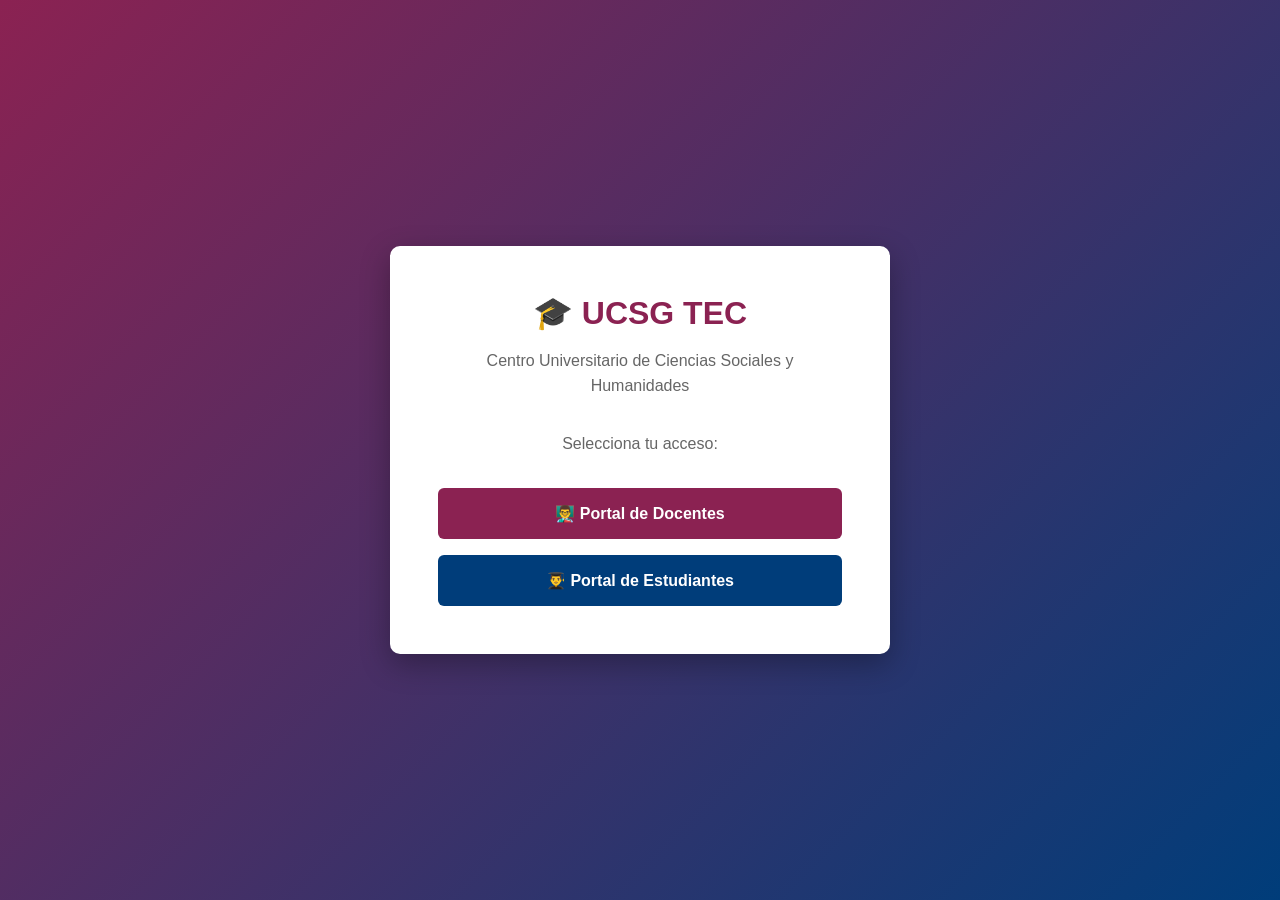
<file: index.html>
<!DOCTYPE html>
<html lang="es">
<head>
    <meta charset="UTF-8">
    <meta name="viewport" content="width=device-width, initial-scale=1.0">
    <title>UCSG TEC - Portal</title>
    <style>
        * {
            margin: 0;
            padding: 0;
            box-sizing: border-box;
        }
        body {
            font-family: 'Segoe UI', Tahoma, Geneva, Verdana, sans-serif;
            background: linear-gradient(135deg, #8B2252 0%, #003D7A 100%);
            min-height: 100vh;
            display: flex;
            justify-content: center;
            align-items: center;
        }
        .container {
            text-align: center;
            background: white;
            padding: 3rem;
            border-radius: 10px;
            box-shadow: 0 10px 30px rgba(0, 0, 0, 0.3);
            max-width: 500px;
        }
        h1 {
            color: #8B2252;
            margin-bottom: 1rem;
        }
        p {
            color: #666;
            margin-bottom: 2rem;
            line-height: 1.6;
        }
        .buttons {
            display: flex;
            flex-direction: column;
            gap: 1rem;
        }
        a {
            padding: 1rem;
            border-radius: 6px;
            text-decoration: none;
            font-weight: 600;
            transition: all 0.3s;
            display: inline-block;
        }
        .btn-docentes {
            background: #8B2252;
            color: white;
        }
        .btn-docentes:hover {
            background: #6d1a41;
            transform: translateY(-2px);
        }
        .btn-estudiantes {
            background: #003D7A;
            color: white;
        }
        .btn-estudiantes:hover {
            background: #002d5d;
            transform: translateY(-2px);
        }
    </style>
</head>
<body>
    <div class="container">
        <h1>🎓 UCSG TEC</h1>
        <p>Centro Universitario de Ciencias Sociales y Humanidades</p>
        <p>Selecciona tu acceso:</p>
        <div class="buttons">
            <a href="https://cbermude2.github.io/UCSG-TEC/docentes/" class="btn-docentes">👨‍🏫 Portal de Docentes</a>
            <a href="https://cbermude2.github.io/UCSG-TEC/estudiantes/" class="btn-estudiantes">👨‍🎓 Portal de Estudiantes</a>
        </div>
    </div>
</body>
</html>
</file>
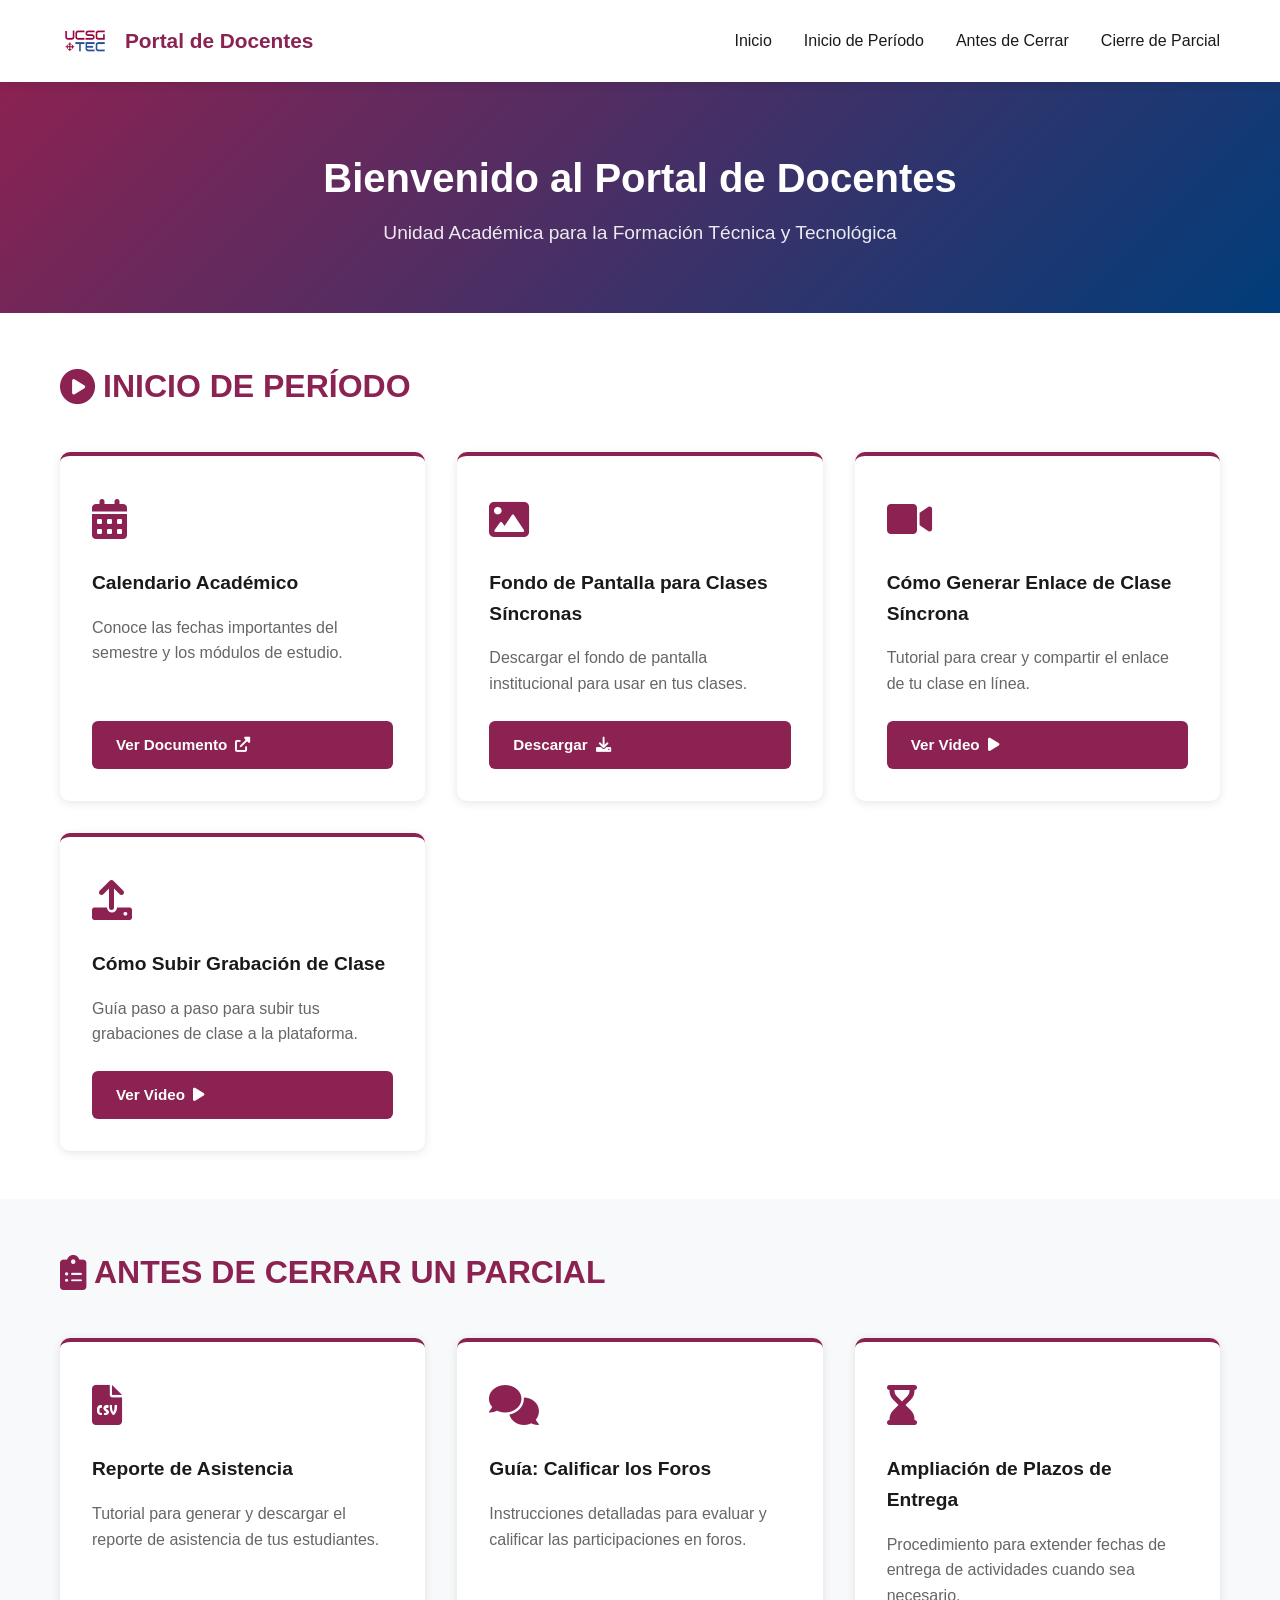
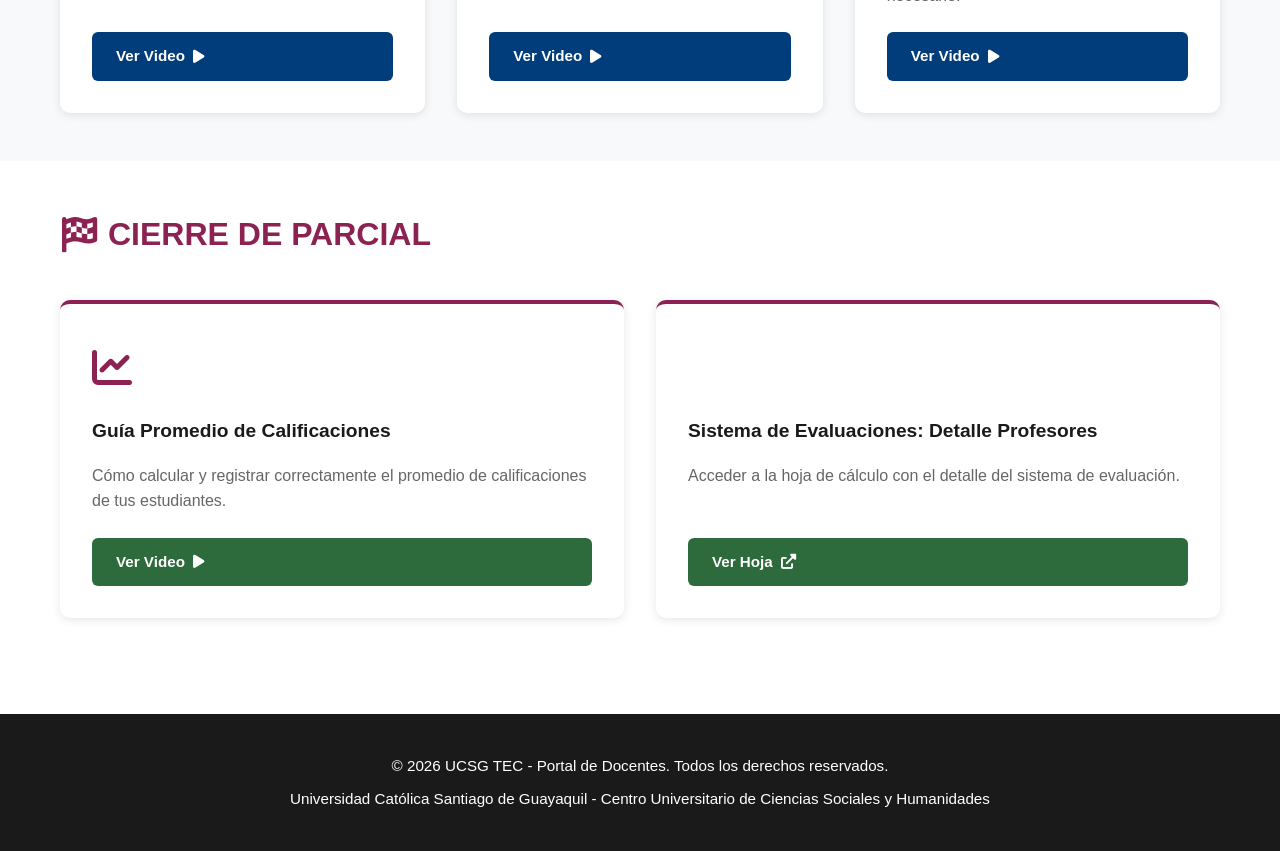
<file: docentes/index.html>
<!DOCTYPE html>
<html lang="es">
<head>
    <meta charset="UTF-8">
    <meta name="viewport" content="width=device-width, initial-scale=1.0">
    <title>Portal de Docentes - UCSG TEC</title>
    <link rel="stylesheet" href="styles.css">
    <link rel="stylesheet" href="https://cdnjs.cloudflare.com/ajax/libs/font-awesome/6.0.0/css/all.min.css">
</head>
<body>
    <!-- Navbar -->
    <nav class="navbar">
        <div class="container">
            <div class="logo-container">
                <img src="images/logo-ucsg-tec.png" alt="UCSG TEC" class="logo">
                <span class="site-title">Portal de Docentes</span>
            </div>
            <ul class="nav-links">
                <li><a href="#inicio" class="active">Inicio</a></li>
                <li><a href="#inicio-periodo">Inicio de Período</a></li>
                <li><a href="#antes-cerrar">Antes de Cerrar</a></li>
                <li><a href="#cierre">Cierre de Parcial</a></li>
            </ul>
        </div>
    </nav>

    <!-- Header -->
    <header class="header" id="inicio">
        <div class="header-content">
            <h1>Bienvenido al Portal de Docentes</h1>
            <p>Unidad Académica para la Formación Técnica y Tecnológica</p>
        </div>
    </header>


    <!-- Inicio de Período -->
    <section class="section" id="inicio-periodo">
        <div class="container">
            <h2><i class="fas fa-play-circle"></i> INICIO DE PERÍODO</h2>
            <div class="cards-grid">
                <div class="resource-card">
                    <div class="card-icon">
                        <i class="fas fa-calendar-alt"></i>
                    </div>
                    <h3>Calendario Académico</h3>
                    <p>Conoce las fechas importantes del semestre y los módulos de estudio.</p>                     
                    <a href="images/calendario-academico.jpg" target="_blank" class="btn btn-primary">
                        Ver Documento <i class="fas fa-external-link-alt"></i>
                    </a>
                </div>

                <div class="resource-card">
                    <div class="card-icon">
                        <i class="fas fa-image"></i>
                    </div>
                    <h3>Fondo de Pantalla para Clases Síncronas</h3>
                    <p>Descargar el fondo de pantalla institucional para usar en tus clases.</p>
                    <a href="https://cuucsgedu-my.sharepoint.com/:i:/g/personal/christian_bermudez_cu_ucsg_edu_ec/IQBFROqdJHIFRJ8rioKZtyW1AbkVWmYrNzjRf2Qk23kYxXo?e=AhgBGc" target="_blank" class="btn btn-primary">
                        Descargar <i class="fas fa-download"></i>
                    </a>
                </div>

                <div class="resource-card">
                    <div class="card-icon">
                        <i class="fas fa-video"></i>
                    </div>
                    <h3>Cómo Generar Enlace de Clase Síncrona</h3>
                    <p>Tutorial para crear y compartir el enlace de tu clase en línea.</p>
                    <a href="https://cuucsgedu-my.sharepoint.com/:v:/g/personal/christian_bermudez_cu_ucsg_edu_ec/IQAByCn66xaURrwQQkApdXlGAfFbKw0tPvkqswINqdZjugo?nav=eyJyZWZlcnJhbEluZm8iOnsicmVmZXJyYWxBcHAiOiJTdHJlYW1XZWJBcHAiLCJyZWZlcnJhbFZpZXciOiJTaGFyZURpYWxvZy1MaW5rIiwicmVmZXJyYWxBcHBQbGF0Zm9ybSI6IldlYiIsInJlZmVycmFsTW9kZSI6InZpZXcifX0%3D&e=hqoQyh" target="_blank" class="btn btn-primary">
                        Ver Video <i class="fas fa-play"></i>
                    </a>
                </div>

                <div class="resource-card">
                    <div class="card-icon">
                        <i class="fas fa-upload"></i>
                    </div>
                    <h3>Cómo Subir Grabación de Clase</h3>
                    <p>Guía paso a paso para subir tus grabaciones de clase a la plataforma.</p>
                    <a href="https://cuucsgedu-my.sharepoint.com/:v:/g/personal/christian_bermudez_cu_ucsg_edu_ec/IQCEG_sy4UA5Sbl-6DcnPnOuAXQRNcxC7ku3k_LjiCiHcYc?e=dAaG02&nav=eyJyZWZlcnJhbEluZm8iOnsicmVmZXJyYWxBcHAiOiJTdHJlYW1XZWJBcHAiLCJyZWZlcnJhbFZpZXciOiJTaGFyZURpYWxvZy1MaW5rIiwicmVmZXJyYWxBcHBQbGF0Zm9ybSI6IldlYiIsInJlZmVycmFsTW9kZSI6InZpZXcifX0%3D" target="_blank" class="btn btn-primary">
                        Ver Video <i class="fas fa-play"></i>
                    </a>
                </div>
            </div>
        </div>
    </section>

    <!-- Antes de Cerrar un Parcial -->
    <section class="section alt" id="antes-cerrar">
        <div class="container">
            <h2><i class="fas fa-clipboard-list"></i> ANTES DE CERRAR UN PARCIAL</h2>
            <div class="cards-grid">
                <div class="resource-card">
                    <div class="card-icon">
                        <i class="fas fa-file-csv"></i>
                    </div>
                    <h3>Reporte de Asistencia</h3>
                    <p>Tutorial para generar y descargar el reporte de asistencia de tus estudiantes.</p>
                    <a href="https://cuucsgedu-my.sharepoint.com/:v:/g/personal/christian_bermudez_cu_ucsg_edu_ec/IQDmr5gFNQN9TbDc-Ff7OJR5AdYBbNuzuWuGczgY9Ui_RTA?e=DmezH2&nav=eyJyZWZlcnJhbEluZm8iOnsicmVmZXJyYWxBcHAiOiJTdHJlYW1XZWJBcHAiLCJyZWZlcnJhbFZpZXciOiJTaGFyZURpYWxvZy1MaW5rIiwicmVmZXJyYWxBcHBQbGF0Zm9ybSI6IldlYiIsInJlZmVycmFsTW9kZSI6InZpZXcifX0%3D" target="_blank" class="btn btn-secondary">
                        Ver Video <i class="fas fa-play"></i>
                    </a>
                </div>

                <div class="resource-card">
                    <div class="card-icon">
                        <i class="fas fa-comments"></i>
                    </div>
                    <h3>Guía: Calificar los Foros</h3>
                    <p>Instrucciones detalladas para evaluar y calificar las participaciones en foros.</p>
                    <a href="https://cuucsgedu-my.sharepoint.com/:v:/g/personal/christian_bermudez_cu_ucsg_edu_ec/IQAzZzA227y_Q6_oq9_yuWXYASETdOuoSM91Fjq828QZKi8?e=IZtrn1&nav=eyJyZWZlcnJhbEluZm8iOnsicmVmZXJyYWxBcHAiOiJTdHJlYW1XZWJBcHAiLCJyZWZlcnJhbFZpZXciOiJTaGFyZURpYWxvZy1MaW5rIiwicmVmZXJyYWxBcHBQbGF0Zm9ybSI6IldlYiIsInJlZmVycmFsTW9kZSI6InZpZXcifX0%3D" target="_blank" class="btn btn-secondary">
                        Ver Video <i class="fas fa-play"></i>
                    </a>
                </div>

                <div class="resource-card">
                    <div class="card-icon">
                        <i class="fas fa-hourglass-end"></i>
                    </div>
                    <h3>Ampliación de Plazos de Entrega</h3>
                    <p>Procedimiento para extender fechas de entrega de actividades cuando sea necesario.</p>
                    <a href="https://cuucsgedu-my.sharepoint.com/:v:/g/personal/christian_bermudez_cu_ucsg_edu_ec/IQDIsYyQFAdDT70GzPZnitXLATB3H1hSJHb5r6Dot0bxQoU?e=PdCDEA&nav=eyJyZWZlcnJhbEluZm8iOnsicmVmZXJyYWxBcHAiOiJTdHJlYW1XZWJBcHAiLCJyZWZlcnJhbFZpZXciOiJTaGFyZURpYWxvZy1MaW5rIiwicmVmZXJyYWxBcHBQbGF0Zm9ybSI6IldlYiIsInJlZmVycmFsTW9kZSI6InZpZXcifX0%3D" target="_blank" class="btn btn-secondary">
                        Ver Video <i class="fas fa-play"></i>
                    </a>
                </div>
            </div>
        </div>
    </section>

    <!-- Cierre de Parcial -->
    <section class="section" id="cierre">
        <div class="container">
            <h2><i class="fas fa-flag-checkered"></i> CIERRE DE PARCIAL</h2>
            <div class="cards-grid">
                <div class="resource-card">
                    <div class="card-icon">
                        <i class="fas fa-chart-line"></i>
                    </div>
                    <h3>Guía Promedio de Calificaciones</h3>
                    <p>Cómo calcular y registrar correctamente el promedio de calificaciones de tus estudiantes.</p>
                    <a href="https://cuucsgedu-my.sharepoint.com/:v:/g/personal/christian_bermudez_cu_ucsg_edu_ec/IQAmXODbtNQjTZfFyE1CnqTIATy2L_O8jd3ztq7BQWwSVFs?e=jElQQV&nav=eyJyZWZlcnJhbEluZm8iOnsicmVmZXJyYWxBcHAiOiJTdHJlYW1XZWJBcHAiLCJyZWZlcnJhbFZpZXciOiJTaGFyZURpYWxvZy1MaW5rIiwicmVmZXJyYWxBcHBQbGF0Zm9ybSI6IldlYiIsInJlZmVycmFsTW9kZSI6InZpZXcifX0%3D" target="_blank" class="btn btn-success">
                        Ver Video <i class="fas fa-play"></i>
                    </a>
                </div>

                <div class="resource-card">
                    <div class="card-icon">
                        <i class="fas fa-spreadsheet"></i>
                    </div>
                    <h3>Sistema de Evaluaciones: Detalle Profesores</h3>
                    <p>Acceder a la hoja de cálculo con el detalle del sistema de evaluación.</p>
                    <a href="https://cuucsgedu-my.sharepoint.com/:x:/g/personal/christian_bermudez_cu_ucsg_edu_ec/IQDbAEEq4yaETKw9943fNK03AU5J6v2WYhhhJ-WToVlhCuA?e=niOO6Q" target="_blank" class="btn btn-success">
                        Ver Hoja <i class="fas fa-external-link-alt"></i>
                    </a>
                </div>
            </div>
        </div>
    </section>

    <!-- Footer -->
    <footer class="footer">
        <div class="container">
            <p>&copy; 2026 UCSG TEC - Portal de Docentes. Todos los derechos reservados.</p>
            <p>Universidad Católica Santiago de Guayaquil - Centro Universitario de Ciencias Sociales y Humanidades</p>
        </div>
    </footer>

    <script src="script.js"></script>
</body>
</html>
</file>
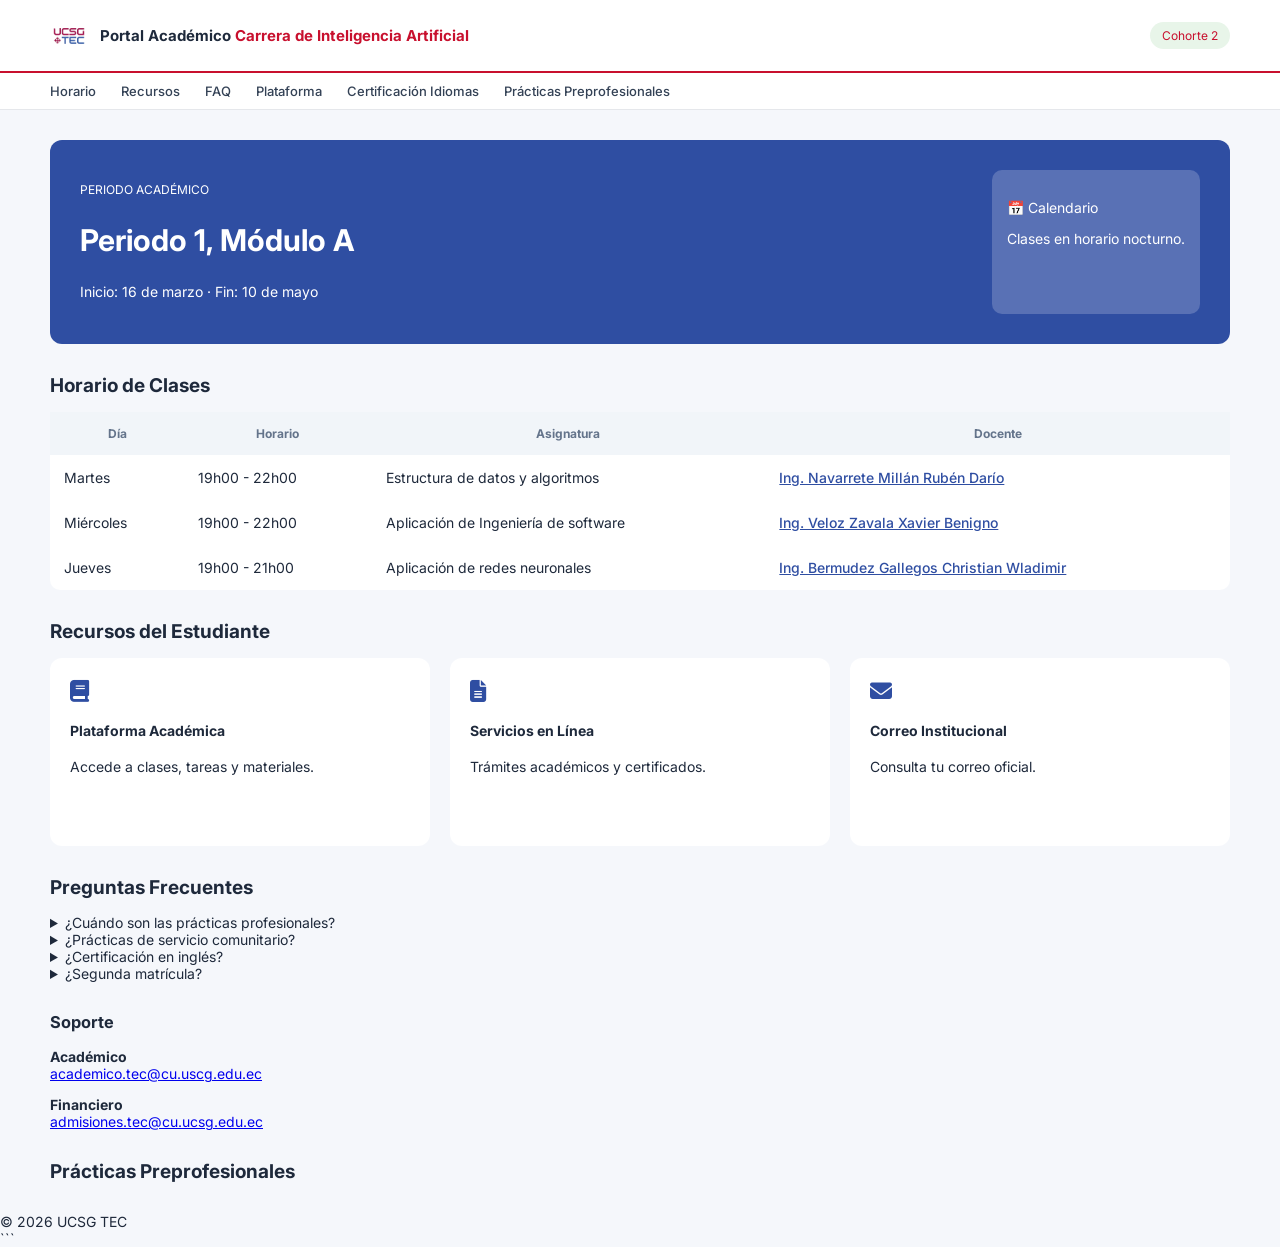
<file: estudiantes/index.html>
<!DOCTYPE html>
<html lang="es">
<head>
<meta charset="UTF-8">
<meta name="viewport" content="width=device-width, initial-scale=1.0">

<title>Portal Académico IA</title>

<link href="https://fonts.googleapis.com/css2?family=Inter:wght@400;500;600;700&display=swap" rel="stylesheet">
<link rel="stylesheet" href="styles.css">

<!-- ICONOS -->
<link rel="stylesheet" href="https://cdnjs.cloudflare.com/ajax/libs/font-awesome/6.5.0/css/all.min.css">

</head>

<body>

<!-- HEADER -->
<header class="header">
    <div class="header-left">
        <img src="images/logo-ucsg-tec.png" class="logo">
        <h1>Portal Académico <span>Carrera de Inteligencia Artificial</span></h1>
    </div>
    <span class="badge">Cohorte 2</span>
</header>

<!-- MENU -->
<nav class="quick-menu">
    <a href="#horario">Horario</a>
    <a href="#recursos">Recursos</a>
    <a href="#faq">FAQ</a>
    <a href="http://tec.ucsg.edu.ec" target="_blank">Plataforma</a>
    <a href="images/Certificación de Idioma Extranjero.jpg" target="_blank">Certificación Idiomas</a>
    <a href="#practicas">Prácticas Preprofesionales</a>
    
</nav>

<!-- HERO -->
<section class="hero">
    <div>
        <p class="label">PERIODO ACADÉMICO</p>
        <h2>Periodo 1, Módulo A</h2>
        <p class="subtext">Inicio: 16 de marzo · Fin: 10 de mayo</p>
    </div>

    <div class="calendar-box">
        <p class="calendar-title">📅 Calendario</p>
        <p>Clases en horario nocturno.</p>
    </div>
</section>

<!-- HORARIO -->
<section id="horario" class="container">
    <div class="section-header">
        <h3>Horario de Clases</h3>
    </div>

    <table>
        <thead>
            <tr>
                <th>Día</th>
                <th>Horario</th>
                <th>Asignatura</th>
                <th>Docente</th>
            </tr>
        </thead>
        <tbody>
            <tr>
                <td>Martes</td>
                <td>19h00 - 22h00</td>
                <td>Estructura de datos y algoritmos</td>
                <td><a href="mailto:ruben.navarrete@cu.ucsg.edu.ec">Ing. Navarrete Millán Rubén Darío</a></td>
            </tr>
            <tr>
                <td>Miércoles</td>
                <td>19h00 - 22h00</td>
                <td>Aplicación de Ingeniería de software</td>
                <td><a href="mailto:xavier.veloz01@cu.ucsg.edu.ec">Ing. Veloz Zavala Xavier Benigno</a></td>
            </tr>
            <tr>
                <td>Jueves</td>
                <td>19h00 - 21h00</td>
                <td>Aplicación de redes neuronales</td>
                <td><a href="mailto:Christian.bermudez@cu.ucsg.edu.ec">Ing. Bermudez Gallegos Christian Wladimir</a></td>
            </tr>
        </tbody>
    </table>
</section>

<!-- RECURSOS -->
<section id="recursos" class="container">
    <div class="section-header">
        <h3>Recursos del Estudiante</h3>
    </div>

    <div class="grid">

        <div class="card">
            <div class="icon"><i class="fa-solid fa-book"></i></div>
            <h4>Plataforma Académica</h4>
            <p>Accede a clases, tareas y materiales.</p>
            <a href="http://tec.ucsg.edu.ec" target="_blank" class="btn primary">Acceder</a>
        </div>

        <div class="card">
            <div class="icon"><i class="fa-solid fa-file-lines"></i></div>
            <h4>Servicios en Línea</h4>
            <p>Trámites académicos y certificados.</p>
            <a href="https://www46.ucsg.edu.ec/Login.htm" target="_blank" class="btn danger">Ingresar</a>
        </div>

        <div class="card">
            <div class="icon"><i class="fa-solid fa-envelope"></i></div>
            <h4>Correo Institucional</h4>
            <p>Consulta tu correo oficial.</p>
            <a href="https://webmail.cu.ucsg.edu.ec" target="_blank" class="btn dark">Abrir correo</a>
        </div>

    </div>
</section>

<!-- FAQ -->
<section id="faq" class="container">
    <div class="section-header">
        <h3>Preguntas Frecuentes</h3>
    </div>

    <div class="faq">

        <details>
            <summary>¿Cuándo son las prácticas profesionales?</summary>
            <p>Se realizan en el Periodo 2, Módulo B con una duración de 240 horas. Pueden convalidarse si trabajas en el área.</p>
        </details>

        <details>
            <summary>¿Prácticas de servicio comunitario?</summary>
            <p>Se realizan en el Periodo 2, Módulo C con una duración de 60 horas.</p>
        </details>

        <details>
            <summary>¿Certificación en inglés?</summary>
            <p>Puedes iniciarlo desde ahora y avanzar paralelamente a la carrera.</p>
        </details>

        <details>
            <summary>¿Segunda matrícula?</summary>
            <p>Se realiza cuando no apruebas una asignatura y debes inscribirla nuevamente.</p>
        </details>

    </div>
</section>

<!-- CONTACTO -->
<section class="contact container">
    <div>
        <h3>Soporte</h3>

        <p><strong>Académico</strong><br>
        <a href="mailto:academico.tec@cu.uscg.edu.ec">academico.tec@cu.uscg.edu.ec</a></p>

        <p><strong>Financiero</strong><br>
        <a href="mailto:admisiones.tec@cu.ucsg.edu.ec">admisiones.tec@cu.ucsg.edu.ec</a></p>
    </div>
</section>

<!-- PRACTICAS PREPROFESIONALES -->
    
<section id="practicas" class="container">
    <div class="section-header">
        <h3>Prácticas Preprofesionales</h3>
    </div>
</section>

    
<footer class="footer">
    © 2026 UCSG TEC
</footer>

</body>
</html>
```
</file>
<file: docentes/styles.css>
* {
    margin: 0;
    padding: 0;
    box-sizing: border-box;
}

:root {
    --primary-color: #8B2252;
    --secondary-color: #003D7A;
    --accent-color: #2D6A3C;
    --light-bg: #f8f9fa;
    --text-dark: #1a1a1a;
    --text-light: #666;
    --border-color: #ddd;
    --shadow: 0 2px 10px rgba(0, 0, 0, 0.1);
}

body {
    font-family: 'Segoe UI', Tahoma, Geneva, Verdana, sans-serif;
    line-height: 1.6;
    color: var(--text-dark);
    background-color: #ffffff;
}

.container {
    max-width: 1200px;
    margin: 0 auto;
    padding: 0 20px;
}

/* Navbar */
.navbar {
    background: white;
    box-shadow: var(--shadow);
    position: sticky;
    top: 0;
    z-index: 100;
}

.navbar .container {
    display: flex;
    justify-content: space-between;
    align-items: center;
    padding: 1rem 20px;
}

.logo-container {
    display: flex;
    align-items: center;
    gap: 15px;
}

.logo {
    height: 50px;
    width: auto;
}

.site-title {
    font-size: 1.3rem;
    font-weight: 600;
    color: var(--primary-color);
}

.nav-links {
    display: flex;
    list-style: none;
    gap: 2rem;
}

.nav-links a {
    text-decoration: none;
    color: var(--text-dark);
    font-weight: 500;
    transition: color 0.3s;
}

.nav-links a:hover,
.nav-links a.active {
    color: var(--primary-color);
}

/* Header */
.header {
    background: linear-gradient(135deg, var(--primary-color) 0%, var(--secondary-color) 100%);
    color: white;
    padding: 4rem 2rem;
    text-align: center;
}

.header-content h1 {
    font-size: 2.5rem;
    margin-bottom: 0.5rem;
}

.header-content p {
    font-size: 1.2rem;
    opacity: 0.9;
}

/* Calendar Section */
.calendar-section {
    padding: 3rem 0;
    background: linear-gradient(to bottom, var(--light-bg), white);
}

.calendar-section h2 {
    text-align: center;
    font-size: 2rem;
    color: var(--primary-color);
    margin-bottom: 2rem;
}

.calendar-display {
    text-align: center;
    margin-bottom: 2rem;
}

.calendar-image {
    max-width: 100%;
    height: auto;
    border-radius: 8px;
    box-shadow: var(--shadow);
}

.calendar-info {
    background: white;
    padding: 2rem;
    border-radius: 8px;
    border-left: 5px solid var(--accent-color);
}

.calendar-info h3 {
    color: var(--secondary-color);
    margin-bottom: 1.5rem;
    font-size: 1.5rem;
}

.dates-grid {
    display: grid;
    grid-template-columns: repeat(auto-fit, minmax(250px, 1fr));
    gap: 2rem;
}

.date-item {
    background: var(--light-bg);
    padding: 1.5rem;
    border-radius: 8px;
    border-top: 4px solid var(--accent-color);
}

.date-item strong {
    color: var(--primary-color);
    display: block;
    margin-bottom: 0.5rem;
}

.date-item p {
    font-size: 1.1rem;
    font-weight: 600;
    color: var(--secondary-color);
}

/* Sections */
.section {
    padding: 3rem 0;
}

.section.alt {
    background-color: var(--light-bg);
}

.section h2 {
    font-size: 2rem;
    color: var(--primary-color);
    margin-bottom: 2.5rem;
    display: flex;
    align-items: center;
    gap: 0.5rem;
}

.section h2 i {
    font-size: 2.2rem;
}

/* Cards Grid */
.cards-grid {
    display: grid;
    grid-template-columns: repeat(auto-fit, minmax(300px, 1fr));
    gap: 2rem;
}

.resource-card {
    background: white;
    border-radius: 10px;
    padding: 2rem;
    box-shadow: var(--shadow);
    transition: transform 0.3s, box-shadow 0.3s;
    border-top: 4px solid var(--primary-color);
    display: flex;
    flex-direction: column;
}

.resource-card:hover {
    transform: translateY(-5px);
    box-shadow: 0 5px 20px rgba(0, 0, 0, 0.15);
}

.card-icon {
    font-size: 2.5rem;
    color: var(--primary-color);
    margin-bottom: 1rem;
}

.resource-card h3 {
    color: var(--text-dark);
    margin-bottom: 1rem;
    font-size: 1.2rem;
}

.resource-card p {
    color: var(--text-light);
    margin-bottom: 1.5rem;
    flex-grow: 1;
}

/* Buttons */
.btn {
    display: inline-block;
    padding: 0.75rem 1.5rem;
    border-radius: 6px;
    text-decoration: none;
    font-weight: 600;
    transition: all 0.3s;
    cursor: pointer;
    border: none;
    text-align: center;
    font-size: 0.95rem;
    gap: 0.5rem;
    display: inline-flex;
    align-items: center;
}

.btn-primary {
    background: var(--primary-color);
    color: white;
}

.btn-primary:hover {
    background: #6d1a41;
    transform: scale(1.05);
}

.btn-secondary {
    background: var(--secondary-color);
    color: white;
}

.btn-secondary:hover {
    background: #002d5d;
    transform: scale(1.05);
}

.btn-success {
    background: var(--accent-color);
    color: white;
}

.btn-success:hover {
    background: #1f4d2a;
    transform: scale(1.05);
}

/* Footer */
.footer {
    background: var(--text-dark);
    color: white;
    text-align: center;
    padding: 2rem;
    margin-top: 3rem;
}

.footer p {
    margin: 0.5rem 0;
    font-size: 0.95rem;
}

/* Responsive */
@media (max-width: 768px) {
    .navbar .container {
        flex-direction: column;
        gap: 1rem;
    }

    .nav-links {
        flex-direction: column;
        gap: 0.5rem;
    }

    .header-content h1 {
        font-size: 1.8rem;
    }

    .header-content p {
        font-size: 1rem;
    }

    .section h2 {
        font-size: 1.5rem;
    }

    .cards-grid {
        grid-template-columns: 1fr;
    }

    .dates-grid {
        grid-template-columns: 1fr;
    }
}
</file>
<file: estudiantes/styles.css>
:root{
    --primary:#2f4ea2;
    --danger:#c8102e;
    --dark:#1e293b;
    --bg:#f5f7fb;
    --text:#1e293b;
    --muted:#64748b;
}

html{scroll-behavior:smooth;}

body{
    font-family:'Inter', sans-serif;
    margin:0;
    background:var(--bg);
    color:var(--text);
    font-size:14px;
}

/* HEADER */
.header{
    display:flex;
    justify-content:space-between;
    align-items:center;
    padding:16px 50px;
    background:white;
    border-bottom:2px solid var(--danger);
}
.header-left{
    display:flex;
    align-items:center;
    gap:12px;
}
.logo{height:38px;}
.header h1{font-size:15px;}
.header span{color:var(--danger);}
.badge{
    font-size:12px;
    background:#e8f5e9;
    padding:6px 12px;
    border-radius:20px;
}

/* MENU */
.quick-menu{
    display:flex;
    gap:25px;
    padding:10px 50px;
    background:white;
    border-bottom:1px solid #e5e7eb;
}
.quick-menu a{
    text-decoration:none;
    font-size:13px;
    color:#334155;
    font-weight:500;
}
.quick-menu a:hover{color:var(--primary);}

/* HERO */
.hero{
    margin:30px 50px;
    padding:30px;
    border-radius:12px;
    background:var(--primary);
    color:white;
    display:flex;
    justify-content:space-between;
}
.label{font-size:12px;}
.hero h2{font-size:30px;}
.subtext{font-size:14px;}

.calendar-box{
    background:rgba(255,255,255,0.2);
    padding:15px;
    border-radius:10px;
}

/* SECTION */
.container{margin:30px 50px;}
.section-header h3{
    font-size:19px;
    margin-bottom:15px;
}

/* TABLE */
table{
    width:100%;
    background:white;
    border-radius:10px;
    border-collapse:collapse;
}
th,td{padding:14px;}
th{
    font-size:12px;
    background:#f1f5f9;
    color:var(--muted);
}
td a{
    color:var(--primary);
    font-weight:500;
}

/* GRID */
.grid{
    display:grid;
    grid-template-columns:repeat(auto-fit,minmax(250px,1fr));
    gap:20px;
}
.card{
    background:white;
    padding:20px;
    border-radius:12px;
    transition:.2s;
}
.card:hover{transform:translateY(-4px);}

/* ICON */
.icon{
    font-size:22px;
    margin-bottom:10px;
    color:var(--primary);
}

/* BUTTONS */
.btn{
    display:block;
    margin-top:10px;
    padding:10px;
    border-radius:8px;
    text-align:center;
    color:white;
    text-decoration:n
```
</file>
